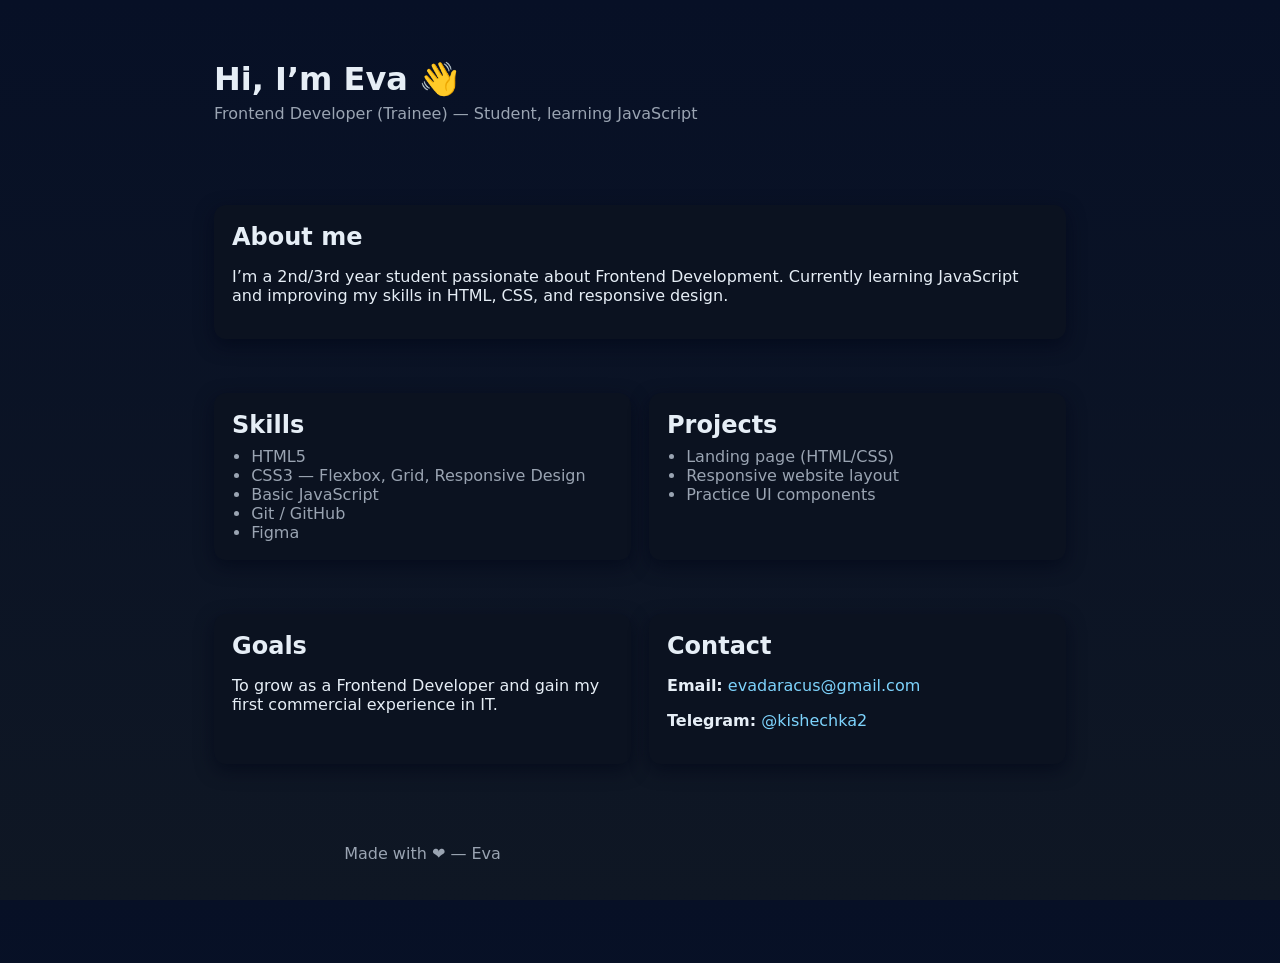
<file: docs/index.html>
<!doctype html>
<html lang="en">
  <head>
    <meta charset="utf-8" />
    <meta name="viewport" content="width=device-width,initial-scale=1" />
    <title>Eva — Frontend Developer (Trainee)</title>
    <link rel="stylesheet" href="styles.css" />
  </head>
  <body>
    <header class="site-header">
      <div class="container">
        <h1>Hi, I’m Eva <span class="wave">👋</span></h1>
        <p class="subtitle">Frontend Developer (Trainee) — Student, learning JavaScript</p>
      </div>
    </header>

    <main class="container">
      <section class="card about">
        <h2>About me</h2>
        <p>I’m a 2nd/3rd year student passionate about Frontend Development. Currently learning JavaScript and improving my skills in HTML, CSS, and responsive design.</p>
      </section>

      <section class="card skills">
        <h2>Skills</h2>
        <ul>
          <li>HTML5</li>
          <li>CSS3 — Flexbox, Grid, Responsive Design</li>
          <li>Basic JavaScript</li>
          <li>Git / GitHub</li>
          <li>Figma</li>
        </ul>
      </section>

      <section class="card projects">
        <h2>Projects</h2>
        <ul>
          <li>Landing page (HTML/CSS)</li>
          <li>Responsive website layout</li>
          <li>Practice UI components</li>
        </ul>
      </section>

      <section class="card goals">
        <h2>Goals</h2>
        <p>To grow as a Frontend Developer and gain my first commercial experience in IT.</p>
      </section>

      <section class="card contact">
        <h2>Contact</h2>
        <p><strong>Email:</strong> <a href="mailto:evadaracus@gmail.com">evadaracus@gmail.com</a></p>
        <p><strong>Telegram:</strong> <a href="https://t.me/kishechka2" target="_blank" rel="noopener">@kishechka2</a></p>
      </section>

      <footer class="foot-note">
        <p>Made with ❤ — Eva</p>
      </footer>
    </main>
  </body>
</html>
</file>
<file: docs/styles.css>
:root{
  --bg:#0f1724;
  --card:#0b1220;
  --muted:#9aa4b2;
  --accent:#7dd3fc;
  --glass: rgba(255,255,255,0.03);
  --radius:12px;
}
*{box-sizing:border-box}
html,body{height:100%;margin:0;font-family:Inter, ui-sans-serif, system-ui, -apple-system, "Segoe UI", Roboto, "Helvetica Neue", Arial; background:linear-gradient(180deg,#071026,var(--bg));color:#e6eef6}
.container{max-width:900px;margin:0 auto;padding:24px}
.site-header{padding:36px 0 16px}
.site-header h1{margin:0;font-size:clamp(1.4rem,3vw,2rem)}
.subtitle{color:var(--muted);margin:6px 0 0}
.card{background:var(--card);padding:18px;border-radius:var(--radius);margin:18px 0;box-shadow:0 6px 18px rgba(2,6,23,0.6)}
.card h2{margin:0 0 8px}
ul{margin:0;padding-left:1.2rem;color:var(--muted)}
.foot-note{text-align:center;color:var(--muted);margin:28px 0 60px}

/* layout */
@media(min-width:720px){
  main.container{display:grid;grid-template-columns:1fr 1fr;gap:18px}
  .about{grid-column:1 / 3}
}

a{color:var(--accent);text-decoration:none}
.wave{display:inline-block;transform-origin:70% 70%}
.wave{animation:wave 2s infinite}
@keyframes wave{0%{transform:rotate(0)}15%{transform:rotate(14deg)}30%{transform:rotate(-8deg)}45%{transform:rotate(14deg)}60%{transform:rotate(-4deg)}100%{transform:rotate(0)}}

/* accessibility */
a:focus{outline:3px solid rgba(125,211,252,0.18);outline-offset:4px;border-radius:6px}
</file>
